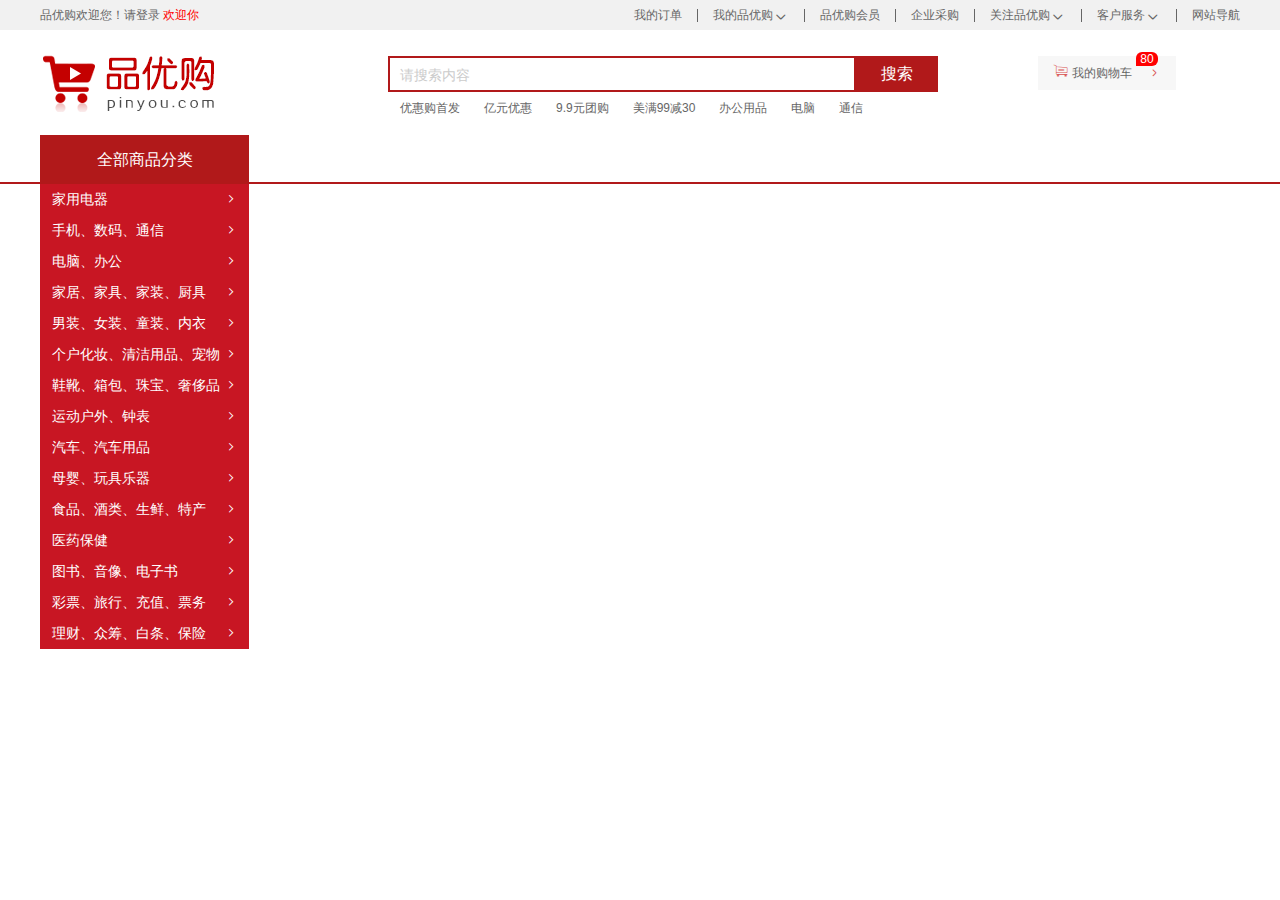
<file: lesson1/index.html>
<!DOCTYPE html>
<html lang="en">
<head>
    <meta charset="UTF-8">
    <meta name="viewport" content="widdh=device-width, initial-scale=1.0">
    <meta http-equiv="X-UA-Compatible" content="ie=edge">
    <link rel="shortcut icon" href="./img/favicon.ico" type="image/x-icon">
    <link rel="stylesheet" href="./css/base.css">
    <link rel="stylesheet" href="./css/common.css">
    <title>Document</title>
</head>
<body>
    <div class="navigation">
        <div class="w">
            <div class="fl">
                <ul >
                    <li><a href="#">品优购欢迎您！</a></li>
                    <li></li>
                    <li>
                        <a href="#">请登录</a>
                        <a href="#" class="color-red">欢迎你</a>
                    </li>
                </ul>
            </div>
            <div class="fr">
                <ul>
                    <li ><a href="#">我的订单</a></li>
                    <li class="spacer"></li>
                    <li ><a href="#">我的品优购</a></li>
                    <li class="pt2"><i class="iconfont">&#xe612;</i></li>
                    <li class="spacer"></li>
                    <li ><a href="#">品优购会员</a></li>
                    <li class="spacer"></li>
                    <li ><a href="#">企业采购</a></li>
                    <li class="spacer"></li>
                    <li ><a href="#">关注品优购</a></li>
                    <li class="pt2"><i class="iconfont">&#xe612;</i></li>
                    <li class="spacer"></li>
                    <li ><a href="#">客户服务</a></li>
                    <li class="pt2"><i class="iconfont">&#xe612;</i></li>
                    <li class="spacer"></li>
                    <li ><a href="#">网站导航</a></li>
                </ul>
            </div>
        </div>
    </div>
    <div class="header w">
        <div class="logo">
            <img src="img/logo.png" alt="" srcset="">
        </div>
        <div class="search">
            <div class="search-content fl">
                请搜索内容
            </div>
            <div class="search-botton fl">
                搜索
            </div>
        </div>
        <div class="hotbuy">
            <a href="#">优惠购首发</a>
            <a href="#">亿元优惠</a>
            <a href="#">9.9元团购</a>
            <a href="#">美满99减30</a>
            <a href="#">办公用品</a>
            <a href="#">电脑</a>
            <a href="#">通信</a>
        </div>
        <div class="buycar">
            <i class="iconfont-buycar">&#xe618;</i>
            <span>我的购物车</span>
            <i class="iconfont-arrow-right">&#xe612;</i>
            <div class="car-item-num">
                80
            </div>
        </div>
    </div>
    <div class="nav">
        <div class="w">
            <dl class="nav-left">
                <dt>全部商品分类</dt>
                <dd>
                    <span>家用电器</span>
                    <i class="nav-left-icon fr">&#xe743;</i>
                </dd>
                <dd>
                    <span>手机、数码、通信</span>
                    <i class="nav-left-icon fr">&#xe743;</i>
                </dd>
                <dd>
                    <span>电脑、办公</span>
                    <i class="nav-left-icon fr">&#xe743;</i>
                </dd>
                <dd>
                    <span>家居、家具、家装、厨具</span>
                    <i class="nav-left-icon fr">&#xe743;</i>
                </dd>
                <dd>
                    <span>男装、女装、童装、内衣</span>
                    <i class="nav-left-icon fr">&#xe743;</i>
                </dd>
                <dd>
                    <span>个户化妆、清洁用品、宠物</span>
                    <i class="nav-left-icon fr">&#xe743;</i>
                </dd>
                <dd>
                    <span>鞋靴、箱包、珠宝、奢侈品</span>
                    <i class="nav-left-icon fr">&#xe743;</i>
                </dd>
                <dd>
                    <span>运动户外、钟表</span>
                    <i class="nav-left-icon fr">&#xe743;</i>
                </dd>
                <dd>
                    <span>汽车、汽车用品</span>
                    <i class="nav-left-icon fr">&#xe743;</i>
                </dd>
                <dd>
                    <span>母婴、玩具乐器</span>
                    <i class="nav-left-icon fr">&#xe743;</i>
                </dd>
                <dd>
                    <span>食品、酒类、生鲜、特产</span>
                    <i class="nav-left-icon fr">&#xe743;</i>
                </dd>
                <dd>
                    <span>医药保健</span>
                    <i class="nav-left-icon fr">&#xe743;</i>
                </dd>
                <dd>
                    <span>图书、音像、电子书</span>
                    <i class="nav-left-icon fr">&#xe743;</i>
                </dd>
                <dd>
                    <span>彩票、旅行、充值、票务</span>
                    <i class="nav-left-icon fr">&#xe743;</i>
                </dd>
                <dd>
                    <span>理财、众筹、白条、保险</span>
                    <i class="nav-left-icon fr">&#xe743;</i>
                </dd>
            </dl>
        </div>
    </div>
</body>
</html>
</file>
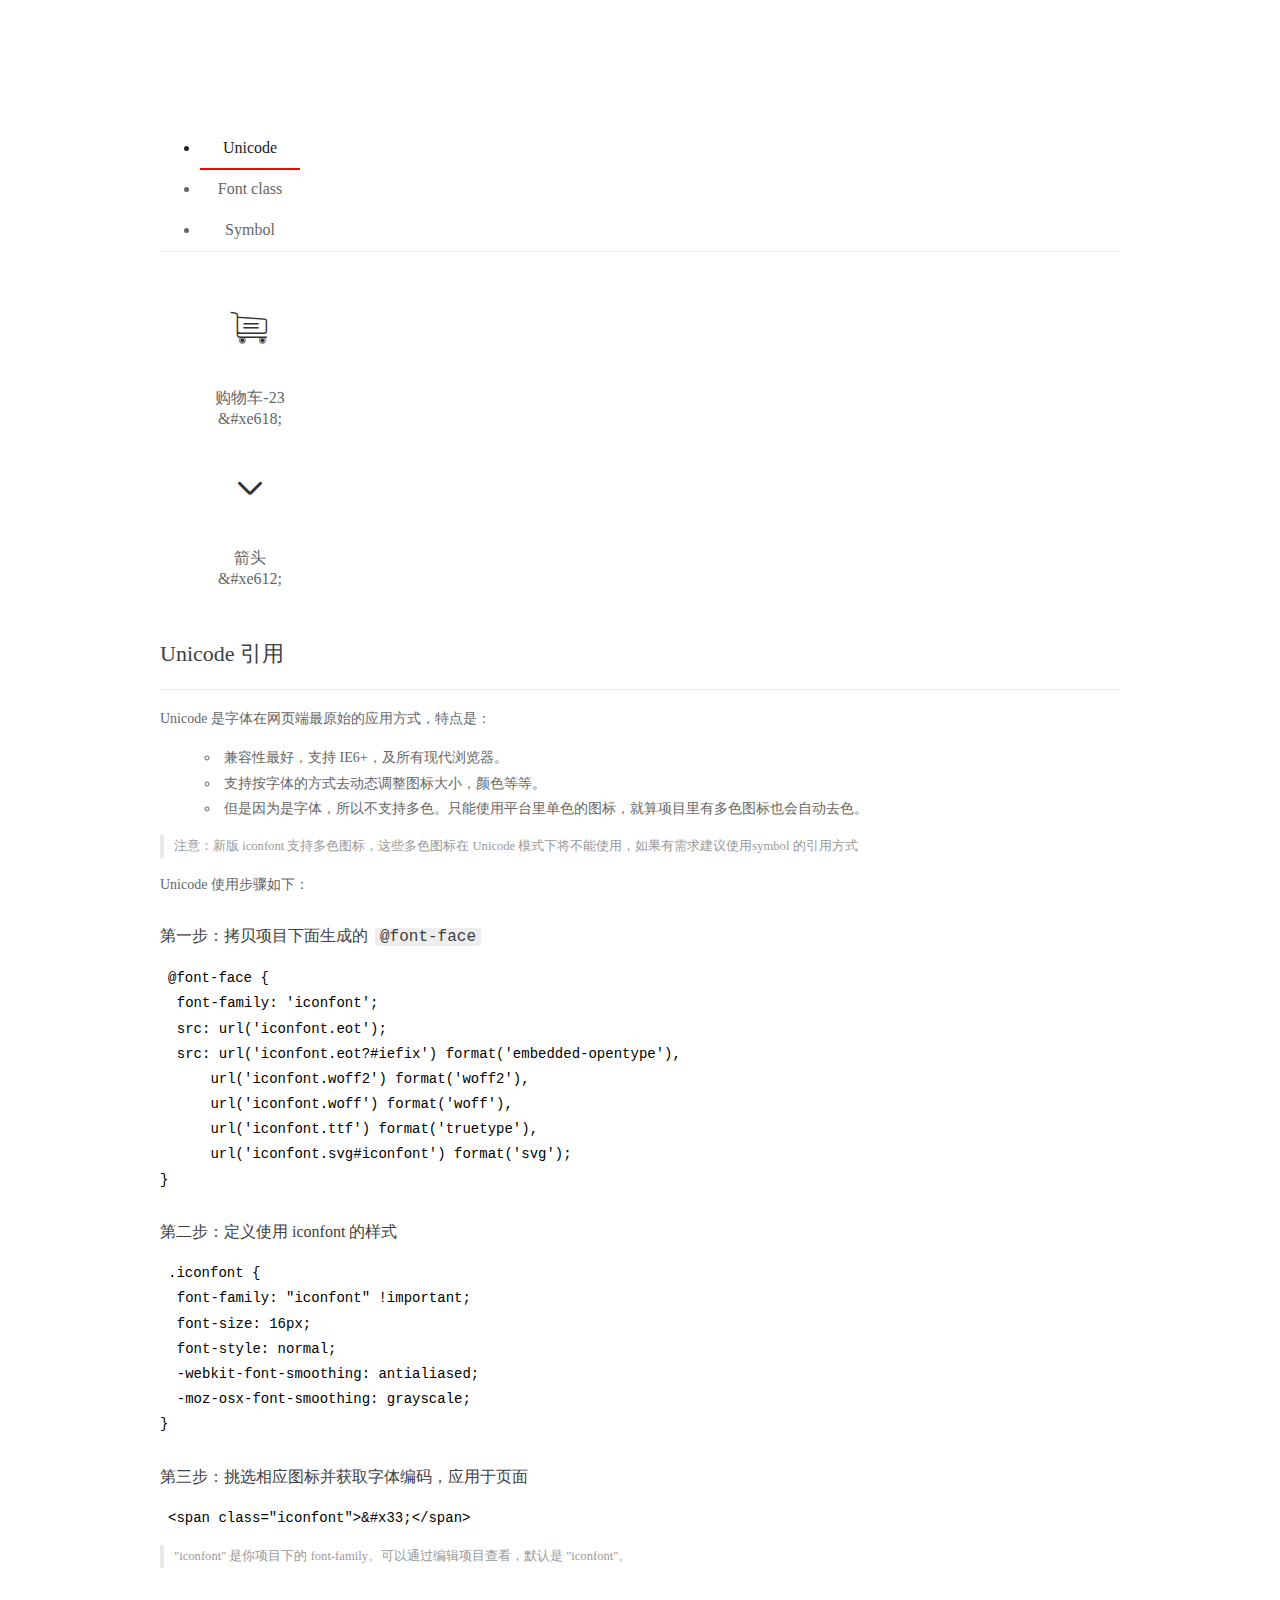
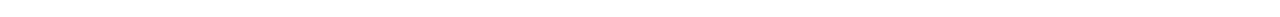
<file: lesson1/fonts/font_buycar/demo_index.html>
<!DOCTYPE html>
<html>
<head>
  <meta charset="utf-8"/>
  <title>IconFont Demo</title>
  <link rel="shortcut icon" href="https://gtms04.alicdn.com/tps/i4/TB1_oz6GVXXXXaFXpXXJDFnIXXX-64-64.ico" type="image/x-icon"/>
  <link rel="stylesheet" href="https://g.alicdn.com/thx/cube/1.3.2/cube.min.css">
  <link rel="stylesheet" href="demo.css">
  <link rel="stylesheet" href="iconfont.css">
  <script src="iconfont.js"></script>
  <!-- jQuery -->
  <script src="https://a1.alicdn.com/oss/uploads/2018/12/26/7bfddb60-08e8-11e9-9b04-53e73bb6408b.js"></script>
  <!-- 代码高亮 -->
  <script src="https://a1.alicdn.com/oss/uploads/2018/12/26/a3f714d0-08e6-11e9-8a15-ebf944d7534c.js"></script>
</head>
<body>
  <div class="main">
    <h1 class="logo"><a href="https://www.iconfont.cn/" title="iconfont 首页" target="_blank">&#xe86b;</a></h1>
    <div class="nav-tabs">
      <ul id="tabs" class="dib-box">
        <li class="dib active"><span>Unicode</span></li>
        <li class="dib"><span>Font class</span></li>
        <li class="dib"><span>Symbol</span></li>
      </ul>
      
    </div>
    <div class="tab-container">
      <div class="content unicode" style="display: block;">
          <ul class="icon_lists dib-box">
          
            <li class="dib">
              <span class="icon iconfont">&#xe618;</span>
                <div class="name">购物车-23</div>
                <div class="code-name">&amp;#xe618;</div>
              </li>
          
            <li class="dib">
              <span class="icon iconfont">&#xe612;</span>
                <div class="name">箭头</div>
                <div class="code-name">&amp;#xe612;</div>
              </li>
          
          </ul>
          <div class="article markdown">
          <h2 id="unicode-">Unicode 引用</h2>
          <hr>

          <p>Unicode 是字体在网页端最原始的应用方式，特点是：</p>
          <ul>
            <li>兼容性最好，支持 IE6+，及所有现代浏览器。</li>
            <li>支持按字体的方式去动态调整图标大小，颜色等等。</li>
            <li>但是因为是字体，所以不支持多色。只能使用平台里单色的图标，就算项目里有多色图标也会自动去色。</li>
          </ul>
          <blockquote>
            <p>注意：新版 iconfont 支持多色图标，这些多色图标在 Unicode 模式下将不能使用，如果有需求建议使用symbol 的引用方式</p>
          </blockquote>
          <p>Unicode 使用步骤如下：</p>
          <h3 id="-font-face">第一步：拷贝项目下面生成的 <code>@font-face</code></h3>
<pre><code class="language-css"
>@font-face {
  font-family: 'iconfont';
  src: url('iconfont.eot');
  src: url('iconfont.eot?#iefix') format('embedded-opentype'),
      url('iconfont.woff2') format('woff2'),
      url('iconfont.woff') format('woff'),
      url('iconfont.ttf') format('truetype'),
      url('iconfont.svg#iconfont') format('svg');
}
</code></pre>
          <h3 id="-iconfont-">第二步：定义使用 iconfont 的样式</h3>
<pre><code class="language-css"
>.iconfont {
  font-family: "iconfont" !important;
  font-size: 16px;
  font-style: normal;
  -webkit-font-smoothing: antialiased;
  -moz-osx-font-smoothing: grayscale;
}
</code></pre>
          <h3 id="-">第三步：挑选相应图标并获取字体编码，应用于页面</h3>
<pre>
<code class="language-html"
>&lt;span class="iconfont"&gt;&amp;#x33;&lt;/span&gt;
</code></pre>
          <blockquote>
            <p>"iconfont" 是你项目下的 font-family。可以通过编辑项目查看，默认是 "iconfont"。</p>
          </blockquote>
          </div>
      </div>
      <div class="content font-class">
        <ul class="icon_lists dib-box">
          
          <li class="dib">
            <span class="icon iconfont icon-qicheqianlian-"></span>
            <div class="name">
              购物车-23
            </div>
            <div class="code-name">.icon-qicheqianlian-
            </div>
          </li>
          
          <li class="dib">
            <span class="icon iconfont icon-jiantou"></span>
            <div class="name">
              箭头
            </div>
            <div class="code-name">.icon-jiantou
            </div>
          </li>
          
        </ul>
        <div class="article markdown">
        <h2 id="font-class-">font-class 引用</h2>
        <hr>

        <p>font-class 是 Unicode 使用方式的一种变种，主要是解决 Unicode 书写不直观，语意不明确的问题。</p>
        <p>与 Unicode 使用方式相比，具有如下特点：</p>
        <ul>
          <li>兼容性良好，支持 IE8+，及所有现代浏览器。</li>
          <li>相比于 Unicode 语意明确，书写更直观。可以很容易分辨这个 icon 是什么。</li>
          <li>因为使用 class 来定义图标，所以当要替换图标时，只需要修改 class 里面的 Unicode 引用。</li>
          <li>不过因为本质上还是使用的字体，所以多色图标还是不支持的。</li>
        </ul>
        <p>使用步骤如下：</p>
        <h3 id="-fontclass-">第一步：引入项目下面生成的 fontclass 代码：</h3>
<pre><code class="language-html">&lt;link rel="stylesheet" href="./iconfont.css"&gt;
</code></pre>
        <h3 id="-">第二步：挑选相应图标并获取类名，应用于页面：</h3>
<pre><code class="language-html">&lt;span class="iconfont icon-xxx"&gt;&lt;/span&gt;
</code></pre>
        <blockquote>
          <p>"
            iconfont" 是你项目下的 font-family。可以通过编辑项目查看，默认是 "iconfont"。</p>
        </blockquote>
      </div>
      </div>
      <div class="content symbol">
          <ul class="icon_lists dib-box">
          
            <li class="dib">
                <svg class="icon svg-icon" aria-hidden="true">
                  <use xlink:href="#icon-qicheqianlian-"></use>
                </svg>
                <div class="name">购物车-23</div>
                <div class="code-name">#icon-qicheqianlian-</div>
            </li>
          
            <li class="dib">
                <svg class="icon svg-icon" aria-hidden="true">
                  <use xlink:href="#icon-jiantou"></use>
                </svg>
                <div class="name">箭头</div>
                <div class="code-name">#icon-jiantou</div>
            </li>
          
          </ul>
          <div class="article markdown">
          <h2 id="symbol-">Symbol 引用</h2>
          <hr>

          <p>这是一种全新的使用方式，应该说这才是未来的主流，也是平台目前推荐的用法。相关介绍可以参考这篇<a href="">文章</a>
            这种用法其实是做了一个 SVG 的集合，与另外两种相比具有如下特点：</p>
          <ul>
            <li>支持多色图标了，不再受单色限制。</li>
            <li>通过一些技巧，支持像字体那样，通过 <code>font-size</code>, <code>color</code> 来调整样式。</li>
            <li>兼容性较差，支持 IE9+，及现代浏览器。</li>
            <li>浏览器渲染 SVG 的性能一般，还不如 png。</li>
          </ul>
          <p>使用步骤如下：</p>
          <h3 id="-symbol-">第一步：引入项目下面生成的 symbol 代码：</h3>
<pre><code class="language-html">&lt;script src="./iconfont.js"&gt;&lt;/script&gt;
</code></pre>
          <h3 id="-css-">第二步：加入通用 CSS 代码（引入一次就行）：</h3>
<pre><code class="language-html">&lt;style&gt;
.icon {
  width: 1em;
  height: 1em;
  vertical-align: -0.15em;
  fill: currentColor;
  overflow: hidden;
}
&lt;/style&gt;
</code></pre>
          <h3 id="-">第三步：挑选相应图标并获取类名，应用于页面：</h3>
<pre><code class="language-html">&lt;svg class="icon" aria-hidden="true"&gt;
  &lt;use xlink:href="#icon-xxx"&gt;&lt;/use&gt;
&lt;/svg&gt;
</code></pre>
          </div>
      </div>

    </div>
  </div>
  <script>
  $(document).ready(function () {
      $('.tab-container .content:first').show()

      $('#tabs li').click(function (e) {
        var tabContent = $('.tab-container .content')
        var index = $(this).index()

        if ($(this).hasClass('active')) {
          return
        } else {
          $('#tabs li').removeClass('active')
          $(this).addClass('active')

          tabContent.hide().eq(index).fadeIn()
        }
      })
    })
  </script>
</body>
</html>
</file>
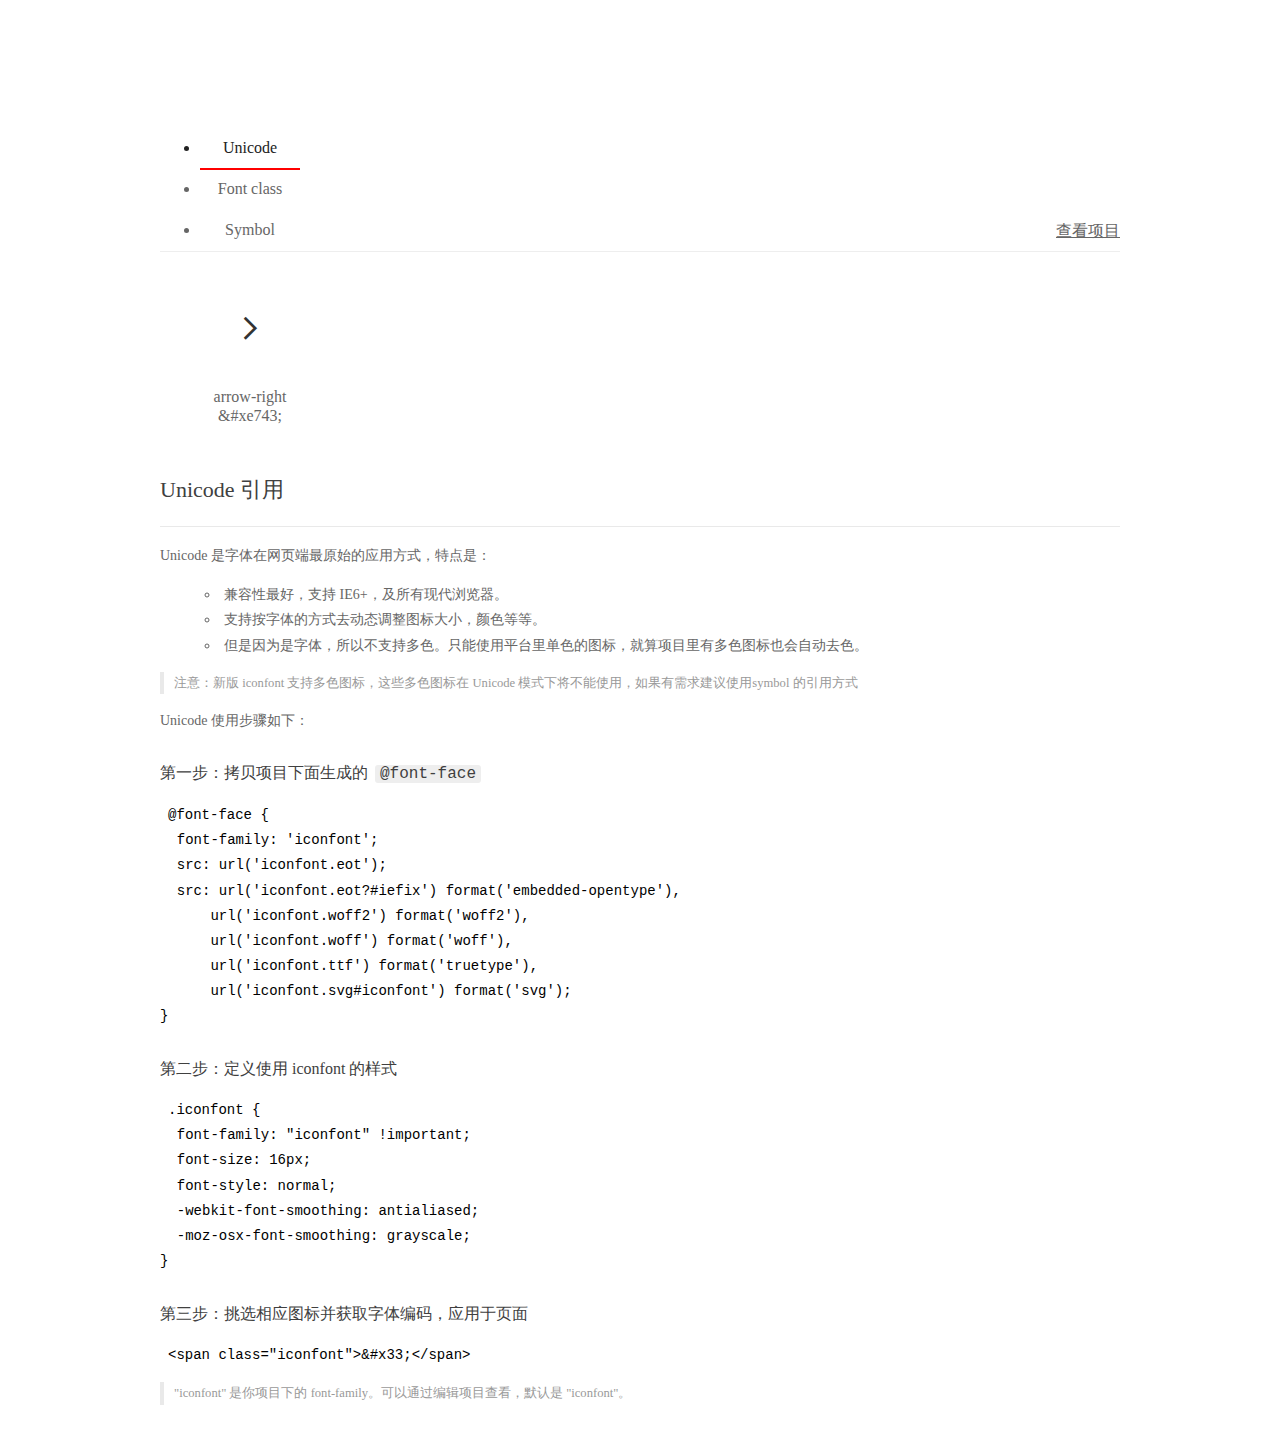
<file: lesson1/fonts/font_icon_right/demo_index.html>
<!DOCTYPE html>
<html>
<head>
  <meta charset="utf-8"/>
  <title>IconFont Demo</title>
  <link rel="shortcut icon" href="https://gtms04.alicdn.com/tps/i4/TB1_oz6GVXXXXaFXpXXJDFnIXXX-64-64.ico" type="image/x-icon"/>
  <link rel="stylesheet" href="https://g.alicdn.com/thx/cube/1.3.2/cube.min.css">
  <link rel="stylesheet" href="demo.css">
  <link rel="stylesheet" href="iconfont.css">
  <script src="iconfont.js"></script>
  <!-- jQuery -->
  <script src="https://a1.alicdn.com/oss/uploads/2018/12/26/7bfddb60-08e8-11e9-9b04-53e73bb6408b.js"></script>
  <!-- 代码高亮 -->
  <script src="https://a1.alicdn.com/oss/uploads/2018/12/26/a3f714d0-08e6-11e9-8a15-ebf944d7534c.js"></script>
</head>
<body>
  <div class="main">
    <h1 class="logo"><a href="https://www.iconfont.cn/" title="iconfont 首页" target="_blank">&#xe86b;</a></h1>
    <div class="nav-tabs">
      <ul id="tabs" class="dib-box">
        <li class="dib active"><span>Unicode</span></li>
        <li class="dib"><span>Font class</span></li>
        <li class="dib"><span>Symbol</span></li>
      </ul>
      
      <a href="https://www.iconfont.cn/manage/index?manage_type=myprojects&projectId=1608084" target="_blank" class="nav-more">查看项目</a>
      
    </div>
    <div class="tab-container">
      <div class="content unicode" style="display: block;">
          <ul class="icon_lists dib-box">
          
            <li class="dib">
              <span class="icon iconfont">&#xe743;</span>
                <div class="name">arrow-right</div>
                <div class="code-name">&amp;#xe743;</div>
              </li>
          
          </ul>
          <div class="article markdown">
          <h2 id="unicode-">Unicode 引用</h2>
          <hr>

          <p>Unicode 是字体在网页端最原始的应用方式，特点是：</p>
          <ul>
            <li>兼容性最好，支持 IE6+，及所有现代浏览器。</li>
            <li>支持按字体的方式去动态调整图标大小，颜色等等。</li>
            <li>但是因为是字体，所以不支持多色。只能使用平台里单色的图标，就算项目里有多色图标也会自动去色。</li>
          </ul>
          <blockquote>
            <p>注意：新版 iconfont 支持多色图标，这些多色图标在 Unicode 模式下将不能使用，如果有需求建议使用symbol 的引用方式</p>
          </blockquote>
          <p>Unicode 使用步骤如下：</p>
          <h3 id="-font-face">第一步：拷贝项目下面生成的 <code>@font-face</code></h3>
<pre><code class="language-css"
>@font-face {
  font-family: 'iconfont';
  src: url('iconfont.eot');
  src: url('iconfont.eot?#iefix') format('embedded-opentype'),
      url('iconfont.woff2') format('woff2'),
      url('iconfont.woff') format('woff'),
      url('iconfont.ttf') format('truetype'),
      url('iconfont.svg#iconfont') format('svg');
}
</code></pre>
          <h3 id="-iconfont-">第二步：定义使用 iconfont 的样式</h3>
<pre><code class="language-css"
>.iconfont {
  font-family: "iconfont" !important;
  font-size: 16px;
  font-style: normal;
  -webkit-font-smoothing: antialiased;
  -moz-osx-font-smoothing: grayscale;
}
</code></pre>
          <h3 id="-">第三步：挑选相应图标并获取字体编码，应用于页面</h3>
<pre>
<code class="language-html"
>&lt;span class="iconfont"&gt;&amp;#x33;&lt;/span&gt;
</code></pre>
          <blockquote>
            <p>"iconfont" 是你项目下的 font-family。可以通过编辑项目查看，默认是 "iconfont"。</p>
          </blockquote>
          </div>
      </div>
      <div class="content font-class">
        <ul class="icon_lists dib-box">
          
          <li class="dib">
            <span class="icon iconfont icon-arrow-right"></span>
            <div class="name">
              arrow-right
            </div>
            <div class="code-name">.icon-arrow-right
            </div>
          </li>
          
        </ul>
        <div class="article markdown">
        <h2 id="font-class-">font-class 引用</h2>
        <hr>

        <p>font-class 是 Unicode 使用方式的一种变种，主要是解决 Unicode 书写不直观，语意不明确的问题。</p>
        <p>与 Unicode 使用方式相比，具有如下特点：</p>
        <ul>
          <li>兼容性良好，支持 IE8+，及所有现代浏览器。</li>
          <li>相比于 Unicode 语意明确，书写更直观。可以很容易分辨这个 icon 是什么。</li>
          <li>因为使用 class 来定义图标，所以当要替换图标时，只需要修改 class 里面的 Unicode 引用。</li>
          <li>不过因为本质上还是使用的字体，所以多色图标还是不支持的。</li>
        </ul>
        <p>使用步骤如下：</p>
        <h3 id="-fontclass-">第一步：引入项目下面生成的 fontclass 代码：</h3>
<pre><code class="language-html">&lt;link rel="stylesheet" href="./iconfont.css"&gt;
</code></pre>
        <h3 id="-">第二步：挑选相应图标并获取类名，应用于页面：</h3>
<pre><code class="language-html">&lt;span class="iconfont icon-xxx"&gt;&lt;/span&gt;
</code></pre>
        <blockquote>
          <p>"
            iconfont" 是你项目下的 font-family。可以通过编辑项目查看，默认是 "iconfont"。</p>
        </blockquote>
      </div>
      </div>
      <div class="content symbol">
          <ul class="icon_lists dib-box">
          
            <li class="dib">
                <svg class="icon svg-icon" aria-hidden="true">
                  <use xlink:href="#icon-arrow-right"></use>
                </svg>
                <div class="name">arrow-right</div>
                <div class="code-name">#icon-arrow-right</div>
            </li>
          
          </ul>
          <div class="article markdown">
          <h2 id="symbol-">Symbol 引用</h2>
          <hr>

          <p>这是一种全新的使用方式，应该说这才是未来的主流，也是平台目前推荐的用法。相关介绍可以参考这篇<a href="">文章</a>
            这种用法其实是做了一个 SVG 的集合，与另外两种相比具有如下特点：</p>
          <ul>
            <li>支持多色图标了，不再受单色限制。</li>
            <li>通过一些技巧，支持像字体那样，通过 <code>font-size</code>, <code>color</code> 来调整样式。</li>
            <li>兼容性较差，支持 IE9+，及现代浏览器。</li>
            <li>浏览器渲染 SVG 的性能一般，还不如 png。</li>
          </ul>
          <p>使用步骤如下：</p>
          <h3 id="-symbol-">第一步：引入项目下面生成的 symbol 代码：</h3>
<pre><code class="language-html">&lt;script src="./iconfont.js"&gt;&lt;/script&gt;
</code></pre>
          <h3 id="-css-">第二步：加入通用 CSS 代码（引入一次就行）：</h3>
<pre><code class="language-html">&lt;style&gt;
.icon {
  width: 1em;
  height: 1em;
  vertical-align: -0.15em;
  fill: currentColor;
  overflow: hidden;
}
&lt;/style&gt;
</code></pre>
          <h3 id="-">第三步：挑选相应图标并获取类名，应用于页面：</h3>
<pre><code class="language-html">&lt;svg class="icon" aria-hidden="true"&gt;
  &lt;use xlink:href="#icon-xxx"&gt;&lt;/use&gt;
&lt;/svg&gt;
</code></pre>
          </div>
      </div>

    </div>
  </div>
  <script>
  $(document).ready(function () {
      $('.tab-container .content:first').show()

      $('#tabs li').click(function (e) {
        var tabContent = $('.tab-container .content')
        var index = $(this).index()

        if ($(this).hasClass('active')) {
          return
        } else {
          $('#tabs li').removeClass('active')
          $(this).addClass('active')

          tabContent.hide().eq(index).fadeIn()
        }
      })
    })
  </script>
</body>
</html>
</file>
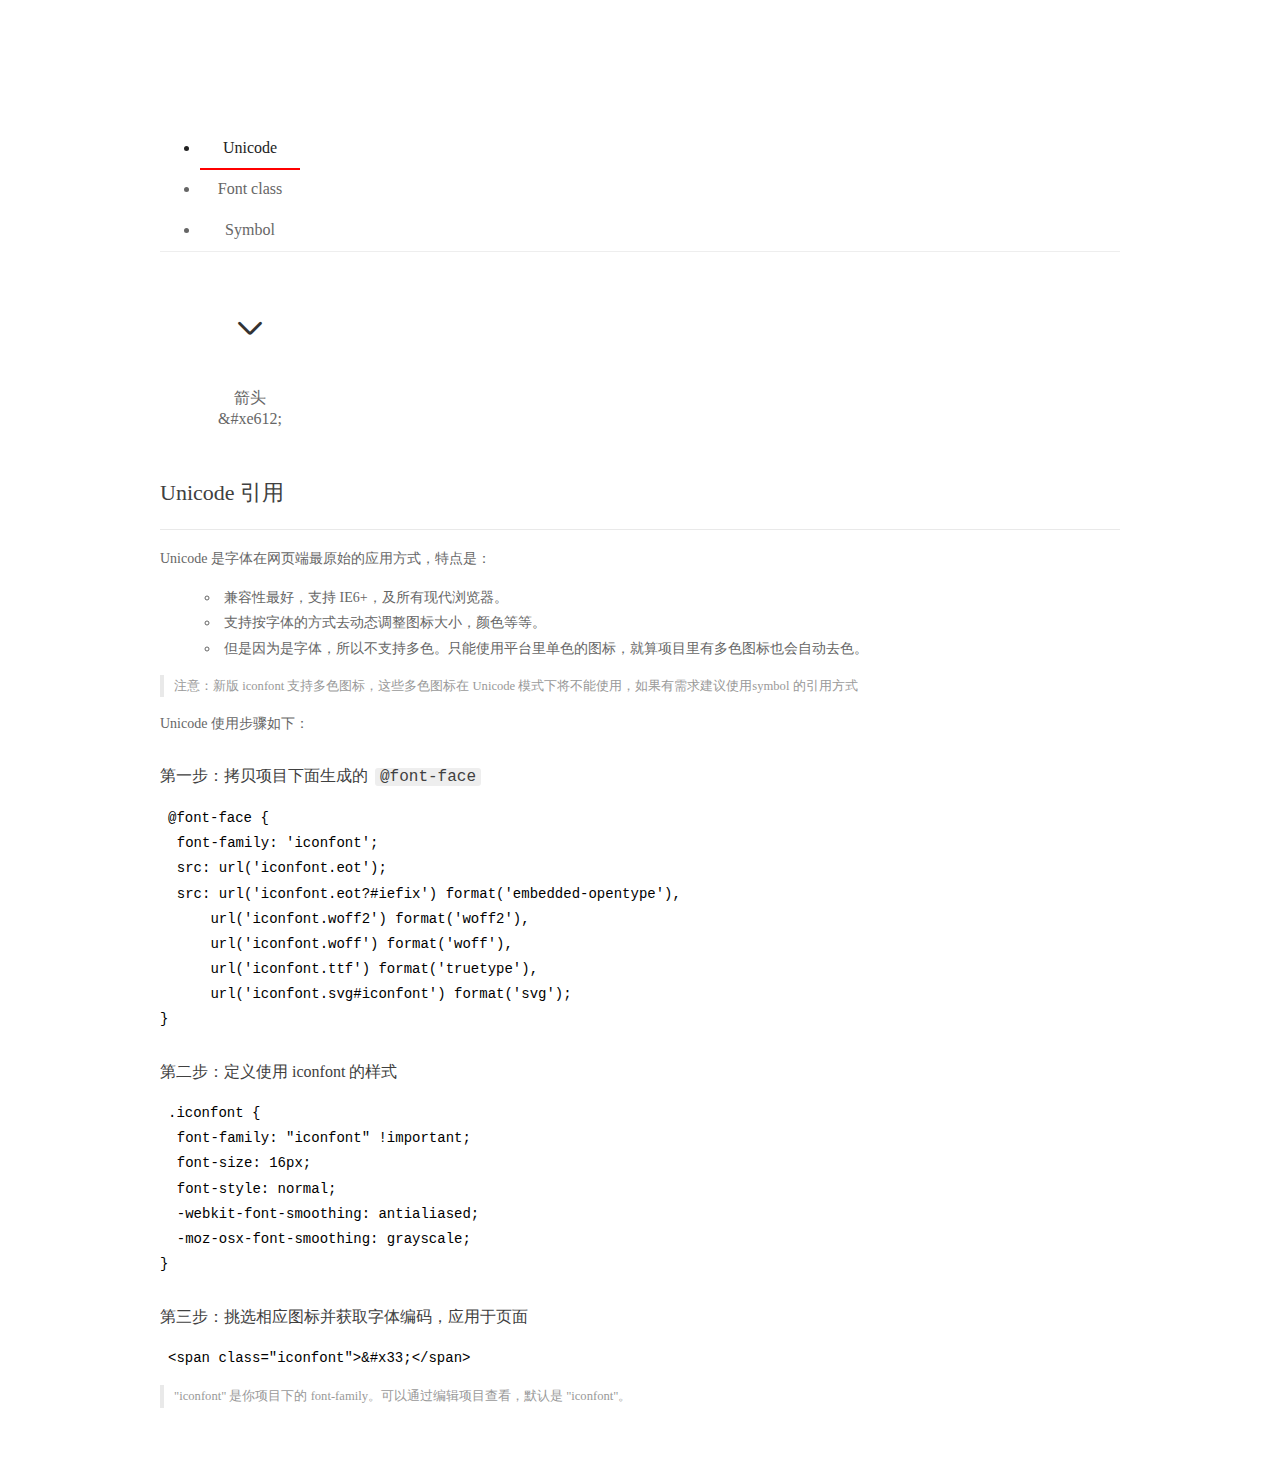
<file: lesson1/fonts/font_lsofko06v7/demo_index.html>
<!DOCTYPE html>
<html>
<head>
  <meta charset="utf-8"/>
  <title>IconFont Demo</title>
  <link rel="shortcut icon" href="https://gtms04.alicdn.com/tps/i4/TB1_oz6GVXXXXaFXpXXJDFnIXXX-64-64.ico" type="image/x-icon"/>
  <link rel="stylesheet" href="https://g.alicdn.com/thx/cube/1.3.2/cube.min.css">
  <link rel="stylesheet" href="demo.css">
  <link rel="stylesheet" href="iconfont.css">
  <script src="iconfont.js"></script>
  <!-- jQuery -->
  <script src="https://a1.alicdn.com/oss/uploads/2018/12/26/7bfddb60-08e8-11e9-9b04-53e73bb6408b.js"></script>
  <!-- 代码高亮 -->
  <script src="https://a1.alicdn.com/oss/uploads/2018/12/26/a3f714d0-08e6-11e9-8a15-ebf944d7534c.js"></script>
</head>
<body>
  <div class="main">
    <h1 class="logo"><a href="https://www.iconfont.cn/" title="iconfont 首页" target="_blank">&#xe86b;</a></h1>
    <div class="nav-tabs">
      <ul id="tabs" class="dib-box">
        <li class="dib active"><span>Unicode</span></li>
        <li class="dib"><span>Font class</span></li>
        <li class="dib"><span>Symbol</span></li>
      </ul>
      
    </div>
    <div class="tab-container">
      <div class="content unicode" style="display: block;">
          <ul class="icon_lists dib-box">
          
            <li class="dib">
              <span class="icon iconfont">&#xe612;</span>
                <div class="name">箭头</div>
                <div class="code-name">&amp;#xe612;</div>
              </li>
          
          </ul>
          <div class="article markdown">
          <h2 id="unicode-">Unicode 引用</h2>
          <hr>

          <p>Unicode 是字体在网页端最原始的应用方式，特点是：</p>
          <ul>
            <li>兼容性最好，支持 IE6+，及所有现代浏览器。</li>
            <li>支持按字体的方式去动态调整图标大小，颜色等等。</li>
            <li>但是因为是字体，所以不支持多色。只能使用平台里单色的图标，就算项目里有多色图标也会自动去色。</li>
          </ul>
          <blockquote>
            <p>注意：新版 iconfont 支持多色图标，这些多色图标在 Unicode 模式下将不能使用，如果有需求建议使用symbol 的引用方式</p>
          </blockquote>
          <p>Unicode 使用步骤如下：</p>
          <h3 id="-font-face">第一步：拷贝项目下面生成的 <code>@font-face</code></h3>
<pre><code class="language-css"
>@font-face {
  font-family: 'iconfont';
  src: url('iconfont.eot');
  src: url('iconfont.eot?#iefix') format('embedded-opentype'),
      url('iconfont.woff2') format('woff2'),
      url('iconfont.woff') format('woff'),
      url('iconfont.ttf') format('truetype'),
      url('iconfont.svg#iconfont') format('svg');
}
</code></pre>
          <h3 id="-iconfont-">第二步：定义使用 iconfont 的样式</h3>
<pre><code class="language-css"
>.iconfont {
  font-family: "iconfont" !important;
  font-size: 16px;
  font-style: normal;
  -webkit-font-smoothing: antialiased;
  -moz-osx-font-smoothing: grayscale;
}
</code></pre>
          <h3 id="-">第三步：挑选相应图标并获取字体编码，应用于页面</h3>
<pre>
<code class="language-html"
>&lt;span class="iconfont"&gt;&amp;#x33;&lt;/span&gt;
</code></pre>
          <blockquote>
            <p>"iconfont" 是你项目下的 font-family。可以通过编辑项目查看，默认是 "iconfont"。</p>
          </blockquote>
          </div>
      </div>
      <div class="content font-class">
        <ul class="icon_lists dib-box">
          
          <li class="dib">
            <span class="icon iconfont icon-jiantou"></span>
            <div class="name">
              箭头
            </div>
            <div class="code-name">.icon-jiantou
            </div>
          </li>
          
        </ul>
        <div class="article markdown">
        <h2 id="font-class-">font-class 引用</h2>
        <hr>

        <p>font-class 是 Unicode 使用方式的一种变种，主要是解决 Unicode 书写不直观，语意不明确的问题。</p>
        <p>与 Unicode 使用方式相比，具有如下特点：</p>
        <ul>
          <li>兼容性良好，支持 IE8+，及所有现代浏览器。</li>
          <li>相比于 Unicode 语意明确，书写更直观。可以很容易分辨这个 icon 是什么。</li>
          <li>因为使用 class 来定义图标，所以当要替换图标时，只需要修改 class 里面的 Unicode 引用。</li>
          <li>不过因为本质上还是使用的字体，所以多色图标还是不支持的。</li>
        </ul>
        <p>使用步骤如下：</p>
        <h3 id="-fontclass-">第一步：引入项目下面生成的 fontclass 代码：</h3>
<pre><code class="language-html">&lt;link rel="stylesheet" href="./iconfont.css"&gt;
</code></pre>
        <h3 id="-">第二步：挑选相应图标并获取类名，应用于页面：</h3>
<pre><code class="language-html">&lt;span class="iconfont icon-xxx"&gt;&lt;/span&gt;
</code></pre>
        <blockquote>
          <p>"
            iconfont" 是你项目下的 font-family。可以通过编辑项目查看，默认是 "iconfont"。</p>
        </blockquote>
      </div>
      </div>
      <div class="content symbol">
          <ul class="icon_lists dib-box">
          
            <li class="dib">
                <svg class="icon svg-icon" aria-hidden="true">
                  <use xlink:href="#icon-jiantou"></use>
                </svg>
                <div class="name">箭头</div>
                <div class="code-name">#icon-jiantou</div>
            </li>
          
          </ul>
          <div class="article markdown">
          <h2 id="symbol-">Symbol 引用</h2>
          <hr>

          <p>这是一种全新的使用方式，应该说这才是未来的主流，也是平台目前推荐的用法。相关介绍可以参考这篇<a href="">文章</a>
            这种用法其实是做了一个 SVG 的集合，与另外两种相比具有如下特点：</p>
          <ul>
            <li>支持多色图标了，不再受单色限制。</li>
            <li>通过一些技巧，支持像字体那样，通过 <code>font-size</code>, <code>color</code> 来调整样式。</li>
            <li>兼容性较差，支持 IE9+，及现代浏览器。</li>
            <li>浏览器渲染 SVG 的性能一般，还不如 png。</li>
          </ul>
          <p>使用步骤如下：</p>
          <h3 id="-symbol-">第一步：引入项目下面生成的 symbol 代码：</h3>
<pre><code class="language-html">&lt;script src="./iconfont.js"&gt;&lt;/script&gt;
</code></pre>
          <h3 id="-css-">第二步：加入通用 CSS 代码（引入一次就行）：</h3>
<pre><code class="language-html">&lt;style&gt;
.icon {
  width: 1em;
  height: 1em;
  vertical-align: -0.15em;
  fill: currentColor;
  overflow: hidden;
}
&lt;/style&gt;
</code></pre>
          <h3 id="-">第三步：挑选相应图标并获取类名，应用于页面：</h3>
<pre><code class="language-html">&lt;svg class="icon" aria-hidden="true"&gt;
  &lt;use xlink:href="#icon-xxx"&gt;&lt;/use&gt;
&lt;/svg&gt;
</code></pre>
          </div>
      </div>

    </div>
  </div>
  <script>
  $(document).ready(function () {
      $('.tab-container .content:first').show()

      $('#tabs li').click(function (e) {
        var tabContent = $('.tab-container .content')
        var index = $(this).index()

        if ($(this).hasClass('active')) {
          return
        } else {
          $('#tabs li').removeClass('active')
          $(this).addClass('active')

          tabContent.hide().eq(index).fadeIn()
        }
      })
    })
  </script>
</body>
</html>
</file>
<file: lesson1/css/base.css>
﻿/*清除元素默认的内外边距  */
* {
    margin: 0;
    padding: 0
}
/*让所有斜体 不倾斜*/
em,
i {
    font-style: normal;
}
/*去掉列表前面的小点*/
li {
    list-style: none;
}
/*图片没有边框   去掉图片底侧的空白缝隙*/
img {
    border: 0;  /*ie6*/
    vertical-align: middle;
}
/*让button 按钮 变成小手*/
button {
    cursor: pointer;
}
/*取消链接的下划线*/
a {
    color: #666;
    text-decoration: none;
}

a:hover {
    color: #e33333;
}

button,
input {
    font-family: 'Microsoft YaHei', 'Heiti SC', tahoma, arial, 'Hiragino Sans GB', \\5B8B\4F53, sans-serif;
}

body {
    background-color: #fff;
    font: 12px/1.5 'Microsoft YaHei', 'Heiti SC', tahoma, arial, 'Hiragino Sans GB', \\5B8B\4F53, sans-serif;
    color: #666
}

.hide,
.none {
    display: none;
}
/*清除浮动*/
.clearfix:after {
    visibility: hidden;
    clear: both;
    display: block;
    content: ".";
    height: 0
}

.clearfix {
    *zoom: 1
}
</file>
<file: lesson1/css/common.css>
.fl{
    float: left;
}
.fr{
    float: right;
}
.pt2{
    padding-top: 2px;
}

.navigation{
    background-color: #f1f1f1;
    height: 30px;
    line-height: 30px;
}

.navigation li{
    float: left;
}

.color-red{
    color: #ff0000;
}
.w{
    width: 1200px;
    margin: 0 auto;
}

.spacer{
    width: 1px;
    height: 13px;
    margin: 9px 15px 0px;
    color: black;
    background-color: #666;
    float: left;
}

@font-face {
    font-family: 'iconfont';
    src: url('../fonts/font_lsofko06v7/iconfont.eot');
    src: url('../fonts/font_lsofko06v7/iconfont.eot?#iefix') format('embedded-opentype'),
        url('../fonts/font_lsofko06v7/iconfont.woff2') format('woff2'),
        url('../fonts/font_lsofko06v7/iconfont.woff') format('woff'),
        url('../fonts/font_lsofko06v7/iconfont.ttf') format('truetype'),
        url('../fonts/font_lsofko06v7/iconfont.svg#iconfont') format('svg');
}

@font-face {
    font-family: 'iconfont';
    src: url('../fonts/font_buycar/iconfont.eot');
    src: url('../fonts/font_buycar/iconfont.eot?#iefix') format('embedded-opentype'),
        url('../fonts/font_buycar/iconfont.woff2') format('woff2'),
        url('../fonts/font_buycar/iconfont.woff') format('woff'),
        url('../fonts/font_buycar/iconfont.ttf') format('truetype'),
        url('../fonts/font_buycar/iconfont.svg#iconfont') format('svg');
}

@font-face {
    font-family: 'iconfont';
    src: url('../fonts/font_icon_right/iconfont.eot');
    src: url('../fonts/font_icon_right/iconfont.eot?#iefix') format('embedded-opentype'),
        url('../fonts/font_icon_right/iconfont.woff2') format('woff2'),
        url('../fonts/font_icon_right/iconfont.woff') format('woff'),
        url('../fonts/font_icon_right/iconfont.ttf') format('truetype'),
        url('../fonts/font_icon_right/iconfont.svg#iconfont') format('svg');
}
  

.iconfont {
    font-family: "iconfont" !important;
    font-size: 16px;
    line-height: 30px;
    font-style: normal;
    -webkit-font-smoothing: antialiased;
    -moz-osx-font-smoothing: grayscale;
}

.header{
    height: 105px;
    position: relative;
}

.logo{
    position: absolute;
    top: 24px;
}

.search{
    position: absolute;
    top:26px;
    left: 348px;
}

.search-content{
    width: 454px;
    height: 32px;
    border: 2px solid #b1191a;
    padding-left: 10px;
    line-height: 34px;
    font-size: 14px;
    color:#ccc;
}

.search-botton{
    width: 82px;
    height: 36px;
    background-color: #b1191a;
    border: 0;
    font-size: 16px;
    color: #fff;
    text-align: center;
    line-height: 36px;
}

.hotbuy{
    position: absolute;
    top: 61px;
    left: 348px;
}
.hotbuy a{
    float: left;
    padding: 8px 12px 0px;
}

.buycar{
    width: 138px;
    height: 34px;
    line-height: 34px;
    background-color: fuchsia;
    position: absolute;
    right: 64px;
    top: 26px;
    /* padding-left: 18px; */
    background-color: #f7f7f7;
    text-align: center;
}

.iconfont-buycar{
    font-family: "iconfont" !important;
    font-size: 16px;
    line-height: 30px;
    font-style: normal;
    -webkit-font-smoothing: antialiased;
    -moz-osx-font-smoothing: grayscale;
    color: #d94f4f;
}

.iconfont-arrow-right{
    font-family: "iconfont" !important;
    font-size: 12px;
    line-height: 30px;
    font-style: normal;
    -webkit-font-smoothing: antialiased;
    -moz-osx-font-smoothing: grayscale;
    color: #d94f4f;
    transform: rotate(-90deg);
    -ms-transform:rotate(-90deg); /* IE 9 */
    -webkit-transform:rotate(-90deg); /* Safari and Chrome */
    display: inline-block;
    margin-left: 14px;
}

.car-item-num{
    position: absolute;
    top: -4px;
    right: 18px;
    width: 16px;
    height: 14px;
    line-height: 14px;
    background: red;
    color: #ffffff;
    padding: 0px 3px;
    border-radius: 6px 6px 6px 0px;
}

.nav{
    height: 47px;
    border-bottom: 2px solid #b1191a;
}

.nav-left{
    width: 209px;
    float: left;
    color: #ffffff;
}

.nav-left dt{
    height: 49px;
    background: #b1191a;
    line-height: 49px;
    font-size: 16px;
    text-align: center;
}
.nav-left dd{
    background: #c81623;
    height: 31px;
    line-height: 31px;
    font-size: 14px;
}
.nav-left dd span{
    padding-left: 12px;
}

.nav-left-icon{
    font-family: "iconfont" !important;
    color:white;
    font-size: 14px;
    padding-right: 11px;
}
</file>
<file: lesson1/fonts/font_buycar/demo.css>
/* Logo 字体 */
@font-face {
  font-family: "iconfont logo";
  src: url('https://at.alicdn.com/t/font_985780_km7mi63cihi.eot?t=1545807318834');
  src: url('https://at.alicdn.com/t/font_985780_km7mi63cihi.eot?t=1545807318834#iefix') format('embedded-opentype'),
    url('https://at.alicdn.com/t/font_985780_km7mi63cihi.woff?t=1545807318834') format('woff'),
    url('https://at.alicdn.com/t/font_985780_km7mi63cihi.ttf?t=1545807318834') format('truetype'),
    url('https://at.alicdn.com/t/font_985780_km7mi63cihi.svg?t=1545807318834#iconfont') format('svg');
}

.logo {
  font-family: "iconfont logo";
  font-size: 160px;
  font-style: normal;
  -webkit-font-smoothing: antialiased;
  -moz-osx-font-smoothing: grayscale;
}

/* tabs */
.nav-tabs {
  position: relative;
}

.nav-tabs .nav-more {
  position: absolute;
  right: 0;
  bottom: 0;
  height: 42px;
  line-height: 42px;
  color: #666;
}

#tabs {
  border-bottom: 1px solid #eee;
}

#tabs li {
  cursor: pointer;
  width: 100px;
  height: 40px;
  line-height: 40px;
  text-align: center;
  font-size: 16px;
  border-bottom: 2px solid transparent;
  position: relative;
  z-index: 1;
  margin-bottom: -1px;
  color: #666;
}


#tabs .active {
  border-bottom-color: #f00;
  color: #222;
}

.tab-container .content {
  display: none;
}

/* 页面布局 */
.main {
  padding: 30px 100px;
  width: 960px;
  margin: 0 auto;
}

.main .logo {
  color: #333;
  text-align: left;
  margin-bottom: 30px;
  line-height: 1;
  height: 110px;
  margin-top: -50px;
  overflow: hidden;
  *zoom: 1;
}

.main .logo a {
  font-size: 160px;
  color: #333;
}

.helps {
  margin-top: 40px;
}

.helps pre {
  padding: 20px;
  margin: 10px 0;
  border: solid 1px #e7e1cd;
  background-color: #fffdef;
  overflow: auto;
}

.icon_lists {
  width: 100% !important;
  overflow: hidden;
  *zoom: 1;
}

.icon_lists li {
  width: 100px;
  margin-bottom: 10px;
  margin-right: 20px;
  text-align: center;
  list-style: none !important;
  cursor: default;
}

.icon_lists li .code-name {
  line-height: 1.2;
}

.icon_lists .icon {
  display: block;
  height: 100px;
  line-height: 100px;
  font-size: 42px;
  margin: 10px auto;
  color: #333;
  -webkit-transition: font-size 0.25s linear, width 0.25s linear;
  -moz-transition: font-size 0.25s linear, width 0.25s linear;
  transition: font-size 0.25s linear, width 0.25s linear;
}

.icon_lists .icon:hover {
  font-size: 100px;
}

.icon_lists .svg-icon {
  /* 通过设置 font-size 来改变图标大小 */
  width: 1em;
  /* 图标和文字相邻时，垂直对齐 */
  vertical-align: -0.15em;
  /* 通过设置 color 来改变 SVG 的颜色/fill */
  fill: currentColor;
  /* path 和 stroke 溢出 viewBox 部分在 IE 下会显示
      normalize.css 中也包含这行 */
  overflow: hidden;
}

.icon_lists li .name,
.icon_lists li .code-name {
  color: #666;
}

/* markdown 样式 */
.markdown {
  color: #666;
  font-size: 14px;
  line-height: 1.8;
}

.highlight {
  line-height: 1.5;
}

.markdown img {
  vertical-align: middle;
  max-width: 100%;
}

.markdown h1 {
  color: #404040;
  font-weight: 500;
  line-height: 40px;
  margin-bottom: 24px;
}

.markdown h2,
.markdown h3,
.markdown h4,
.markdown h5,
.markdown h6 {
  color: #404040;
  margin: 1.6em 0 0.6em 0;
  font-weight: 500;
  clear: both;
}

.markdown h1 {
  font-size: 28px;
}

.markdown h2 {
  font-size: 22px;
}

.markdown h3 {
  font-size: 16px;
}

.markdown h4 {
  font-size: 14px;
}

.markdown h5 {
  font-size: 12px;
}

.markdown h6 {
  font-size: 12px;
}

.markdown hr {
  height: 1px;
  border: 0;
  background: #e9e9e9;
  margin: 16px 0;
  clear: both;
}

.markdown p {
  margin: 1em 0;
}

.markdown>p,
.markdown>blockquote,
.markdown>.highlight,
.markdown>ol,
.markdown>ul {
  width: 80%;
}

.markdown ul>li {
  list-style: circle;
}

.markdown>ul li,
.markdown blockquote ul>li {
  margin-left: 20px;
  padding-left: 4px;
}

.markdown>ul li p,
.markdown>ol li p {
  margin: 0.6em 0;
}

.markdown ol>li {
  list-style: decimal;
}

.markdown>ol li,
.markdown blockquote ol>li {
  margin-left: 20px;
  padding-left: 4px;
}

.markdown code {
  margin: 0 3px;
  padding: 0 5px;
  background: #eee;
  border-radius: 3px;
}

.markdown strong,
.markdown b {
  font-weight: 600;
}

.markdown>table {
  border-collapse: collapse;
  border-spacing: 0px;
  empty-cells: show;
  border: 1px solid #e9e9e9;
  width: 95%;
  margin-bottom: 24px;
}

.markdown>table th {
  white-space: nowrap;
  color: #333;
  font-weight: 600;
}

.markdown>table th,
.markdown>table td {
  border: 1px solid #e9e9e9;
  padding: 8px 16px;
  text-align: left;
}

.markdown>table th {
  background: #F7F7F7;
}

.markdown blockquote {
  font-size: 90%;
  color: #999;
  border-left: 4px solid #e9e9e9;
  padding-left: 0.8em;
  margin: 1em 0;
}

.markdown blockquote p {
  margin: 0;
}

.markdown .anchor {
  opacity: 0;
  transition: opacity 0.3s ease;
  margin-left: 8px;
}

.markdown .waiting {
  color: #ccc;
}

.markdown h1:hover .anchor,
.markdown h2:hover .anchor,
.markdown h3:hover .anchor,
.markdown h4:hover .anchor,
.markdown h5:hover .anchor,
.markdown h6:hover .anchor {
  opacity: 1;
  display: inline-block;
}

.markdown>br,
.markdown>p>br {
  clear: both;
}


.hljs {
  display: block;
  background: white;
  padding: 0.5em;
  color: #333333;
  overflow-x: auto;
}

.hljs-comment,
.hljs-meta {
  color: #969896;
}

.hljs-string,
.hljs-variable,
.hljs-template-variable,
.hljs-strong,
.hljs-emphasis,
.hljs-quote {
  color: #df5000;
}

.hljs-keyword,
.hljs-selector-tag,
.hljs-type {
  color: #a71d5d;
}

.hljs-literal,
.hljs-symbol,
.hljs-bullet,
.hljs-attribute {
  color: #0086b3;
}

.hljs-section,
.hljs-name {
  color: #63a35c;
}

.hljs-tag {
  color: #333333;
}

.hljs-title,
.hljs-attr,
.hljs-selector-id,
.hljs-selector-class,
.hljs-selector-attr,
.hljs-selector-pseudo {
  color: #795da3;
}

.hljs-addition {
  color: #55a532;
  background-color: #eaffea;
}

.hljs-deletion {
  color: #bd2c00;
  background-color: #ffecec;
}

.hljs-link {
  text-decoration: underline;
}

/* 代码高亮 */
/* PrismJS 1.15.0
https://prismjs.com/download.html#themes=prism&languages=markup+css+clike+javascript */
/**
 * prism.js default theme for JavaScript, CSS and HTML
 * Based on dabblet (http://dabblet.com)
 * @author Lea Verou
 */
code[class*="language-"],
pre[class*="language-"] {
  color: black;
  background: none;
  text-shadow: 0 1px white;
  font-family: Consolas, Monaco, 'Andale Mono', 'Ubuntu Mono', monospace;
  text-align: left;
  white-space: pre;
  word-spacing: normal;
  word-break: normal;
  word-wrap: normal;
  line-height: 1.5;

  -moz-tab-size: 4;
  -o-tab-size: 4;
  tab-size: 4;

  -webkit-hyphens: none;
  -moz-hyphens: none;
  -ms-hyphens: none;
  hyphens: none;
}

pre[class*="language-"]::-moz-selection,
pre[class*="language-"] ::-moz-selection,
code[class*="language-"]::-moz-selection,
code[class*="language-"] ::-moz-selection {
  text-shadow: none;
  background: #b3d4fc;
}

pre[class*="language-"]::selection,
pre[class*="language-"] ::selection,
code[class*="language-"]::selection,
code[class*="language-"] ::selection {
  text-shadow: none;
  background: #b3d4fc;
}

@media print {

  code[class*="language-"],
  pre[class*="language-"] {
    text-shadow: none;
  }
}

/* Code blocks */
pre[class*="language-"] {
  padding: 1em;
  margin: .5em 0;
  overflow: auto;
}

:not(pre)>code[class*="language-"],
pre[class*="language-"] {
  background: #f5f2f0;
}

/* Inline code */
:not(pre)>code[class*="language-"] {
  padding: .1em;
  border-radius: .3em;
  white-space: normal;
}

.token.comment,
.token.prolog,
.token.doctype,
.token.cdata {
  color: slategray;
}

.token.punctuation {
  color: #999;
}

.namespace {
  opacity: .7;
}

.token.property,
.token.tag,
.token.boolean,
.token.number,
.token.constant,
.token.symbol,
.token.deleted {
  color: #905;
}

.token.selector,
.token.attr-name,
.token.string,
.token.char,
.token.builtin,
.token.inserted {
  color: #690;
}

.token.operator,
.token.entity,
.token.url,
.language-css .token.string,
.style .token.string {
  color: #9a6e3a;
  background: hsla(0, 0%, 100%, .5);
}

.token.atrule,
.token.attr-value,
.token.keyword {
  color: #07a;
}

.token.function,
.token.class-name {
  color: #DD4A68;
}

.token.regex,
.token.important,
.token.variable {
  color: #e90;
}

.token.important,
.token.bold {
  font-weight: bold;
}

.token.italic {
  font-style: italic;
}

.token.entity {
  cursor: help;
}
</file>
<file: lesson1/fonts/font_buycar/iconfont.css>
@font-face {font-family: "iconfont";
  src: url('iconfont.eot?t=1576755268037'); /* IE9 */
  src: url('iconfont.eot?t=1576755268037#iefix') format('embedded-opentype'), /* IE6-IE8 */
  url('[data-uri]') format('woff2'),
  url('iconfont.woff?t=1576755268037') format('woff'),
  url('iconfont.ttf?t=1576755268037') format('truetype'), /* chrome, firefox, opera, Safari, Android, iOS 4.2+ */
  url('iconfont.svg?t=1576755268037#iconfont') format('svg'); /* iOS 4.1- */
}

.iconfont {
  font-family: "iconfont" !important;
  font-size: 16px;
  font-style: normal;
  -webkit-font-smoothing: antialiased;
  -moz-osx-font-smoothing: grayscale;
}

.icon-qicheqianlian-:before {
  content: "\e618";
}

.icon-jiantou:before {
  content: "\e612";
}
</file>
<file: lesson1/fonts/font_icon_right/demo.css>
/* Logo 字体 */
@font-face {
  font-family: "iconfont logo";
  src: url('https://at.alicdn.com/t/font_985780_km7mi63cihi.eot?t=1545807318834');
  src: url('https://at.alicdn.com/t/font_985780_km7mi63cihi.eot?t=1545807318834#iefix') format('embedded-opentype'),
    url('https://at.alicdn.com/t/font_985780_km7mi63cihi.woff?t=1545807318834') format('woff'),
    url('https://at.alicdn.com/t/font_985780_km7mi63cihi.ttf?t=1545807318834') format('truetype'),
    url('https://at.alicdn.com/t/font_985780_km7mi63cihi.svg?t=1545807318834#iconfont') format('svg');
}

.logo {
  font-family: "iconfont logo";
  font-size: 160px;
  font-style: normal;
  -webkit-font-smoothing: antialiased;
  -moz-osx-font-smoothing: grayscale;
}

/* tabs */
.nav-tabs {
  position: relative;
}

.nav-tabs .nav-more {
  position: absolute;
  right: 0;
  bottom: 0;
  height: 42px;
  line-height: 42px;
  color: #666;
}

#tabs {
  border-bottom: 1px solid #eee;
}

#tabs li {
  cursor: pointer;
  width: 100px;
  height: 40px;
  line-height: 40px;
  text-align: center;
  font-size: 16px;
  border-bottom: 2px solid transparent;
  position: relative;
  z-index: 1;
  margin-bottom: -1px;
  color: #666;
}


#tabs .active {
  border-bottom-color: #f00;
  color: #222;
}

.tab-container .content {
  display: none;
}

/* 页面布局 */
.main {
  padding: 30px 100px;
  width: 960px;
  margin: 0 auto;
}

.main .logo {
  color: #333;
  text-align: left;
  margin-bottom: 30px;
  line-height: 1;
  height: 110px;
  margin-top: -50px;
  overflow: hidden;
  *zoom: 1;
}

.main .logo a {
  font-size: 160px;
  color: #333;
}

.helps {
  margin-top: 40px;
}

.helps pre {
  padding: 20px;
  margin: 10px 0;
  border: solid 1px #e7e1cd;
  background-color: #fffdef;
  overflow: auto;
}

.icon_lists {
  width: 100% !important;
  overflow: hidden;
  *zoom: 1;
}

.icon_lists li {
  width: 100px;
  margin-bottom: 10px;
  margin-right: 20px;
  text-align: center;
  list-style: none !important;
  cursor: default;
}

.icon_lists li .code-name {
  line-height: 1.2;
}

.icon_lists .icon {
  display: block;
  height: 100px;
  line-height: 100px;
  font-size: 42px;
  margin: 10px auto;
  color: #333;
  -webkit-transition: font-size 0.25s linear, width 0.25s linear;
  -moz-transition: font-size 0.25s linear, width 0.25s linear;
  transition: font-size 0.25s linear, width 0.25s linear;
}

.icon_lists .icon:hover {
  font-size: 100px;
}

.icon_lists .svg-icon {
  /* 通过设置 font-size 来改变图标大小 */
  width: 1em;
  /* 图标和文字相邻时，垂直对齐 */
  vertical-align: -0.15em;
  /* 通过设置 color 来改变 SVG 的颜色/fill */
  fill: currentColor;
  /* path 和 stroke 溢出 viewBox 部分在 IE 下会显示
      normalize.css 中也包含这行 */
  overflow: hidden;
}

.icon_lists li .name,
.icon_lists li .code-name {
  color: #666;
}

/* markdown 样式 */
.markdown {
  color: #666;
  font-size: 14px;
  line-height: 1.8;
}

.highlight {
  line-height: 1.5;
}

.markdown img {
  vertical-align: middle;
  max-width: 100%;
}

.markdown h1 {
  color: #404040;
  font-weight: 500;
  line-height: 40px;
  margin-bottom: 24px;
}

.markdown h2,
.markdown h3,
.markdown h4,
.markdown h5,
.markdown h6 {
  color: #404040;
  margin: 1.6em 0 0.6em 0;
  font-weight: 500;
  clear: both;
}

.markdown h1 {
  font-size: 28px;
}

.markdown h2 {
  font-size: 22px;
}

.markdown h3 {
  font-size: 16px;
}

.markdown h4 {
  font-size: 14px;
}

.markdown h5 {
  font-size: 12px;
}

.markdown h6 {
  font-size: 12px;
}

.markdown hr {
  height: 1px;
  border: 0;
  background: #e9e9e9;
  margin: 16px 0;
  clear: both;
}

.markdown p {
  margin: 1em 0;
}

.markdown>p,
.markdown>blockquote,
.markdown>.highlight,
.markdown>ol,
.markdown>ul {
  width: 80%;
}

.markdown ul>li {
  list-style: circle;
}

.markdown>ul li,
.markdown blockquote ul>li {
  margin-left: 20px;
  padding-left: 4px;
}

.markdown>ul li p,
.markdown>ol li p {
  margin: 0.6em 0;
}

.markdown ol>li {
  list-style: decimal;
}

.markdown>ol li,
.markdown blockquote ol>li {
  margin-left: 20px;
  padding-left: 4px;
}

.markdown code {
  margin: 0 3px;
  padding: 0 5px;
  background: #eee;
  border-radius: 3px;
}

.markdown strong,
.markdown b {
  font-weight: 600;
}

.markdown>table {
  border-collapse: collapse;
  border-spacing: 0px;
  empty-cells: show;
  border: 1px solid #e9e9e9;
  width: 95%;
  margin-bottom: 24px;
}

.markdown>table th {
  white-space: nowrap;
  color: #333;
  font-weight: 600;
}

.markdown>table th,
.markdown>table td {
  border: 1px solid #e9e9e9;
  padding: 8px 16px;
  text-align: left;
}

.markdown>table th {
  background: #F7F7F7;
}

.markdown blockquote {
  font-size: 90%;
  color: #999;
  border-left: 4px solid #e9e9e9;
  padding-left: 0.8em;
  margin: 1em 0;
}

.markdown blockquote p {
  margin: 0;
}

.markdown .anchor {
  opacity: 0;
  transition: opacity 0.3s ease;
  margin-left: 8px;
}

.markdown .waiting {
  color: #ccc;
}

.markdown h1:hover .anchor,
.markdown h2:hover .anchor,
.markdown h3:hover .anchor,
.markdown h4:hover .anchor,
.markdown h5:hover .anchor,
.markdown h6:hover .anchor {
  opacity: 1;
  display: inline-block;
}

.markdown>br,
.markdown>p>br {
  clear: both;
}


.hljs {
  display: block;
  background: white;
  padding: 0.5em;
  color: #333333;
  overflow-x: auto;
}

.hljs-comment,
.hljs-meta {
  color: #969896;
}

.hljs-string,
.hljs-variable,
.hljs-template-variable,
.hljs-strong,
.hljs-emphasis,
.hljs-quote {
  color: #df5000;
}

.hljs-keyword,
.hljs-selector-tag,
.hljs-type {
  color: #a71d5d;
}

.hljs-literal,
.hljs-symbol,
.hljs-bullet,
.hljs-attribute {
  color: #0086b3;
}

.hljs-section,
.hljs-name {
  color: #63a35c;
}

.hljs-tag {
  color: #333333;
}

.hljs-title,
.hljs-attr,
.hljs-selector-id,
.hljs-selector-class,
.hljs-selector-attr,
.hljs-selector-pseudo {
  color: #795da3;
}

.hljs-addition {
  color: #55a532;
  background-color: #eaffea;
}

.hljs-deletion {
  color: #bd2c00;
  background-color: #ffecec;
}

.hljs-link {
  text-decoration: underline;
}

/* 代码高亮 */
/* PrismJS 1.15.0
https://prismjs.com/download.html#themes=prism&languages=markup+css+clike+javascript */
/**
 * prism.js default theme for JavaScript, CSS and HTML
 * Based on dabblet (http://dabblet.com)
 * @author Lea Verou
 */
code[class*="language-"],
pre[class*="language-"] {
  color: black;
  background: none;
  text-shadow: 0 1px white;
  font-family: Consolas, Monaco, 'Andale Mono', 'Ubuntu Mono', monospace;
  text-align: left;
  white-space: pre;
  word-spacing: normal;
  word-break: normal;
  word-wrap: normal;
  line-height: 1.5;

  -moz-tab-size: 4;
  -o-tab-size: 4;
  tab-size: 4;

  -webkit-hyphens: none;
  -moz-hyphens: none;
  -ms-hyphens: none;
  hyphens: none;
}

pre[class*="language-"]::-moz-selection,
pre[class*="language-"] ::-moz-selection,
code[class*="language-"]::-moz-selection,
code[class*="language-"] ::-moz-selection {
  text-shadow: none;
  background: #b3d4fc;
}

pre[class*="language-"]::selection,
pre[class*="language-"] ::selection,
code[class*="language-"]::selection,
code[class*="language-"] ::selection {
  text-shadow: none;
  background: #b3d4fc;
}

@media print {

  code[class*="language-"],
  pre[class*="language-"] {
    text-shadow: none;
  }
}

/* Code blocks */
pre[class*="language-"] {
  padding: 1em;
  margin: .5em 0;
  overflow: auto;
}

:not(pre)>code[class*="language-"],
pre[class*="language-"] {
  background: #f5f2f0;
}

/* Inline code */
:not(pre)>code[class*="language-"] {
  padding: .1em;
  border-radius: .3em;
  white-space: normal;
}

.token.comment,
.token.prolog,
.token.doctype,
.token.cdata {
  color: slategray;
}

.token.punctuation {
  color: #999;
}

.namespace {
  opacity: .7;
}

.token.property,
.token.tag,
.token.boolean,
.token.number,
.token.constant,
.token.symbol,
.token.deleted {
  color: #905;
}

.token.selector,
.token.attr-name,
.token.string,
.token.char,
.token.builtin,
.token.inserted {
  color: #690;
}

.token.operator,
.token.entity,
.token.url,
.language-css .token.string,
.style .token.string {
  color: #9a6e3a;
  background: hsla(0, 0%, 100%, .5);
}

.token.atrule,
.token.attr-value,
.token.keyword {
  color: #07a;
}

.token.function,
.token.class-name {
  color: #DD4A68;
}

.token.regex,
.token.important,
.token.variable {
  color: #e90;
}

.token.important,
.token.bold {
  font-weight: bold;
}

.token.italic {
  font-style: italic;
}

.token.entity {
  cursor: help;
}
</file>
<file: lesson1/fonts/font_icon_right/iconfont.css>
@font-face {font-family: "iconfont";
  src: url('iconfont.eot?t=1578669388208'); /* IE9 */
  src: url('iconfont.eot?t=1578669388208#iefix') format('embedded-opentype'), /* IE6-IE8 */
  url('[data-uri]') format('woff2'),
  url('iconfont.woff?t=1578669388208') format('woff'),
  url('iconfont.ttf?t=1578669388208') format('truetype'), /* chrome, firefox, opera, Safari, Android, iOS 4.2+ */
  url('iconfont.svg?t=1578669388208#iconfont') format('svg'); /* iOS 4.1- */
}

.iconfont {
  font-family: "iconfont" !important;
  font-size: 16px;
  font-style: normal;
  -webkit-font-smoothing: antialiased;
  -moz-osx-font-smoothing: grayscale;
}

.icon-arrow-right:before {
  content: "\e743";
}
</file>
<file: lesson1/fonts/font_lsofko06v7/demo.css>
/* Logo 字体 */
@font-face {
  font-family: "iconfont logo";
  src: url('https://at.alicdn.com/t/font_985780_km7mi63cihi.eot?t=1545807318834');
  src: url('https://at.alicdn.com/t/font_985780_km7mi63cihi.eot?t=1545807318834#iefix') format('embedded-opentype'),
    url('https://at.alicdn.com/t/font_985780_km7mi63cihi.woff?t=1545807318834') format('woff'),
    url('https://at.alicdn.com/t/font_985780_km7mi63cihi.ttf?t=1545807318834') format('truetype'),
    url('https://at.alicdn.com/t/font_985780_km7mi63cihi.svg?t=1545807318834#iconfont') format('svg');
}

.logo {
  font-family: "iconfont logo";
  font-size: 160px;
  font-style: normal;
  -webkit-font-smoothing: antialiased;
  -moz-osx-font-smoothing: grayscale;
}

/* tabs */
.nav-tabs {
  position: relative;
}

.nav-tabs .nav-more {
  position: absolute;
  right: 0;
  bottom: 0;
  height: 42px;
  line-height: 42px;
  color: #666;
}

#tabs {
  border-bottom: 1px solid #eee;
}

#tabs li {
  cursor: pointer;
  width: 100px;
  height: 40px;
  line-height: 40px;
  text-align: center;
  font-size: 16px;
  border-bottom: 2px solid transparent;
  position: relative;
  z-index: 1;
  margin-bottom: -1px;
  color: #666;
}


#tabs .active {
  border-bottom-color: #f00;
  color: #222;
}

.tab-container .content {
  display: none;
}

/* 页面布局 */
.main {
  padding: 30px 100px;
  width: 960px;
  margin: 0 auto;
}

.main .logo {
  color: #333;
  text-align: left;
  margin-bottom: 30px;
  line-height: 1;
  height: 110px;
  margin-top: -50px;
  overflow: hidden;
  *zoom: 1;
}

.main .logo a {
  font-size: 160px;
  color: #333;
}

.helps {
  margin-top: 40px;
}

.helps pre {
  padding: 20px;
  margin: 10px 0;
  border: solid 1px #e7e1cd;
  background-color: #fffdef;
  overflow: auto;
}

.icon_lists {
  width: 100% !important;
  overflow: hidden;
  *zoom: 1;
}

.icon_lists li {
  width: 100px;
  margin-bottom: 10px;
  margin-right: 20px;
  text-align: center;
  list-style: none !important;
  cursor: default;
}

.icon_lists li .code-name {
  line-height: 1.2;
}

.icon_lists .icon {
  display: block;
  height: 100px;
  line-height: 100px;
  font-size: 42px;
  margin: 10px auto;
  color: #333;
  -webkit-transition: font-size 0.25s linear, width 0.25s linear;
  -moz-transition: font-size 0.25s linear, width 0.25s linear;
  transition: font-size 0.25s linear, width 0.25s linear;
}

.icon_lists .icon:hover {
  font-size: 100px;
}

.icon_lists .svg-icon {
  /* 通过设置 font-size 来改变图标大小 */
  width: 1em;
  /* 图标和文字相邻时，垂直对齐 */
  vertical-align: -0.15em;
  /* 通过设置 color 来改变 SVG 的颜色/fill */
  fill: currentColor;
  /* path 和 stroke 溢出 viewBox 部分在 IE 下会显示
      normalize.css 中也包含这行 */
  overflow: hidden;
}

.icon_lists li .name,
.icon_lists li .code-name {
  color: #666;
}

/* markdown 样式 */
.markdown {
  color: #666;
  font-size: 14px;
  line-height: 1.8;
}

.highlight {
  line-height: 1.5;
}

.markdown img {
  vertical-align: middle;
  max-width: 100%;
}

.markdown h1 {
  color: #404040;
  font-weight: 500;
  line-height: 40px;
  margin-bottom: 24px;
}

.markdown h2,
.markdown h3,
.markdown h4,
.markdown h5,
.markdown h6 {
  color: #404040;
  margin: 1.6em 0 0.6em 0;
  font-weight: 500;
  clear: both;
}

.markdown h1 {
  font-size: 28px;
}

.markdown h2 {
  font-size: 22px;
}

.markdown h3 {
  font-size: 16px;
}

.markdown h4 {
  font-size: 14px;
}

.markdown h5 {
  font-size: 12px;
}

.markdown h6 {
  font-size: 12px;
}

.markdown hr {
  height: 1px;
  border: 0;
  background: #e9e9e9;
  margin: 16px 0;
  clear: both;
}

.markdown p {
  margin: 1em 0;
}

.markdown>p,
.markdown>blockquote,
.markdown>.highlight,
.markdown>ol,
.markdown>ul {
  width: 80%;
}

.markdown ul>li {
  list-style: circle;
}

.markdown>ul li,
.markdown blockquote ul>li {
  margin-left: 20px;
  padding-left: 4px;
}

.markdown>ul li p,
.markdown>ol li p {
  margin: 0.6em 0;
}

.markdown ol>li {
  list-style: decimal;
}

.markdown>ol li,
.markdown blockquote ol>li {
  margin-left: 20px;
  padding-left: 4px;
}

.markdown code {
  margin: 0 3px;
  padding: 0 5px;
  background: #eee;
  border-radius: 3px;
}

.markdown strong,
.markdown b {
  font-weight: 600;
}

.markdown>table {
  border-collapse: collapse;
  border-spacing: 0px;
  empty-cells: show;
  border: 1px solid #e9e9e9;
  width: 95%;
  margin-bottom: 24px;
}

.markdown>table th {
  white-space: nowrap;
  color: #333;
  font-weight: 600;
}

.markdown>table th,
.markdown>table td {
  border: 1px solid #e9e9e9;
  padding: 8px 16px;
  text-align: left;
}

.markdown>table th {
  background: #F7F7F7;
}

.markdown blockquote {
  font-size: 90%;
  color: #999;
  border-left: 4px solid #e9e9e9;
  padding-left: 0.8em;
  margin: 1em 0;
}

.markdown blockquote p {
  margin: 0;
}

.markdown .anchor {
  opacity: 0;
  transition: opacity 0.3s ease;
  margin-left: 8px;
}

.markdown .waiting {
  color: #ccc;
}

.markdown h1:hover .anchor,
.markdown h2:hover .anchor,
.markdown h3:hover .anchor,
.markdown h4:hover .anchor,
.markdown h5:hover .anchor,
.markdown h6:hover .anchor {
  opacity: 1;
  display: inline-block;
}

.markdown>br,
.markdown>p>br {
  clear: both;
}


.hljs {
  display: block;
  background: white;
  padding: 0.5em;
  color: #333333;
  overflow-x: auto;
}

.hljs-comment,
.hljs-meta {
  color: #969896;
}

.hljs-string,
.hljs-variable,
.hljs-template-variable,
.hljs-strong,
.hljs-emphasis,
.hljs-quote {
  color: #df5000;
}

.hljs-keyword,
.hljs-selector-tag,
.hljs-type {
  color: #a71d5d;
}

.hljs-literal,
.hljs-symbol,
.hljs-bullet,
.hljs-attribute {
  color: #0086b3;
}

.hljs-section,
.hljs-name {
  color: #63a35c;
}

.hljs-tag {
  color: #333333;
}

.hljs-title,
.hljs-attr,
.hljs-selector-id,
.hljs-selector-class,
.hljs-selector-attr,
.hljs-selector-pseudo {
  color: #795da3;
}

.hljs-addition {
  color: #55a532;
  background-color: #eaffea;
}

.hljs-deletion {
  color: #bd2c00;
  background-color: #ffecec;
}

.hljs-link {
  text-decoration: underline;
}

/* 代码高亮 */
/* PrismJS 1.15.0
https://prismjs.com/download.html#themes=prism&languages=markup+css+clike+javascript */
/**
 * prism.js default theme for JavaScript, CSS and HTML
 * Based on dabblet (http://dabblet.com)
 * @author Lea Verou
 */
code[class*="language-"],
pre[class*="language-"] {
  color: black;
  background: none;
  text-shadow: 0 1px white;
  font-family: Consolas, Monaco, 'Andale Mono', 'Ubuntu Mono', monospace;
  text-align: left;
  white-space: pre;
  word-spacing: normal;
  word-break: normal;
  word-wrap: normal;
  line-height: 1.5;

  -moz-tab-size: 4;
  -o-tab-size: 4;
  tab-size: 4;

  -webkit-hyphens: none;
  -moz-hyphens: none;
  -ms-hyphens: none;
  hyphens: none;
}

pre[class*="language-"]::-moz-selection,
pre[class*="language-"] ::-moz-selection,
code[class*="language-"]::-moz-selection,
code[class*="language-"] ::-moz-selection {
  text-shadow: none;
  background: #b3d4fc;
}

pre[class*="language-"]::selection,
pre[class*="language-"] ::selection,
code[class*="language-"]::selection,
code[class*="language-"] ::selection {
  text-shadow: none;
  background: #b3d4fc;
}

@media print {

  code[class*="language-"],
  pre[class*="language-"] {
    text-shadow: none;
  }
}

/* Code blocks */
pre[class*="language-"] {
  padding: 1em;
  margin: .5em 0;
  overflow: auto;
}

:not(pre)>code[class*="language-"],
pre[class*="language-"] {
  background: #f5f2f0;
}

/* Inline code */
:not(pre)>code[class*="language-"] {
  padding: .1em;
  border-radius: .3em;
  white-space: normal;
}

.token.comment,
.token.prolog,
.token.doctype,
.token.cdata {
  color: slategray;
}

.token.punctuation {
  color: #999;
}

.namespace {
  opacity: .7;
}

.token.property,
.token.tag,
.token.boolean,
.token.number,
.token.constant,
.token.symbol,
.token.deleted {
  color: #905;
}

.token.selector,
.token.attr-name,
.token.string,
.token.char,
.token.builtin,
.token.inserted {
  color: #690;
}

.token.operator,
.token.entity,
.token.url,
.language-css .token.string,
.style .token.string {
  color: #9a6e3a;
  background: hsla(0, 0%, 100%, .5);
}

.token.atrule,
.token.attr-value,
.token.keyword {
  color: #07a;
}

.token.function,
.token.class-name {
  color: #DD4A68;
}

.token.regex,
.token.important,
.token.variable {
  color: #e90;
}

.token.important,
.token.bold {
  font-weight: bold;
}

.token.italic {
  font-style: italic;
}

.token.entity {
  cursor: help;
}
</file>
<file: lesson1/fonts/font_lsofko06v7/iconfont.css>
@font-face {font-family: "iconfont";
  src: url('iconfont.eot?t=1576726076734'); /* IE9 */
  src: url('iconfont.eot?t=1576726076734#iefix') format('embedded-opentype'), /* IE6-IE8 */
  url('[data-uri]') format('woff2'),
  url('iconfont.woff?t=1576726076734') format('woff'),
  url('iconfont.ttf?t=1576726076734') format('truetype'), /* chrome, firefox, opera, Safari, Android, iOS 4.2+ */
  url('iconfont.svg?t=1576726076734#iconfont') format('svg'); /* iOS 4.1- */
}

.iconfont {
  font-family: "iconfont" !important;
  font-size: 16px;
  font-style: normal;
  -webkit-font-smoothing: antialiased;
  -moz-osx-font-smoothing: grayscale;
}

.icon-jiantou:before {
  content: "\e612";
}
</file>
